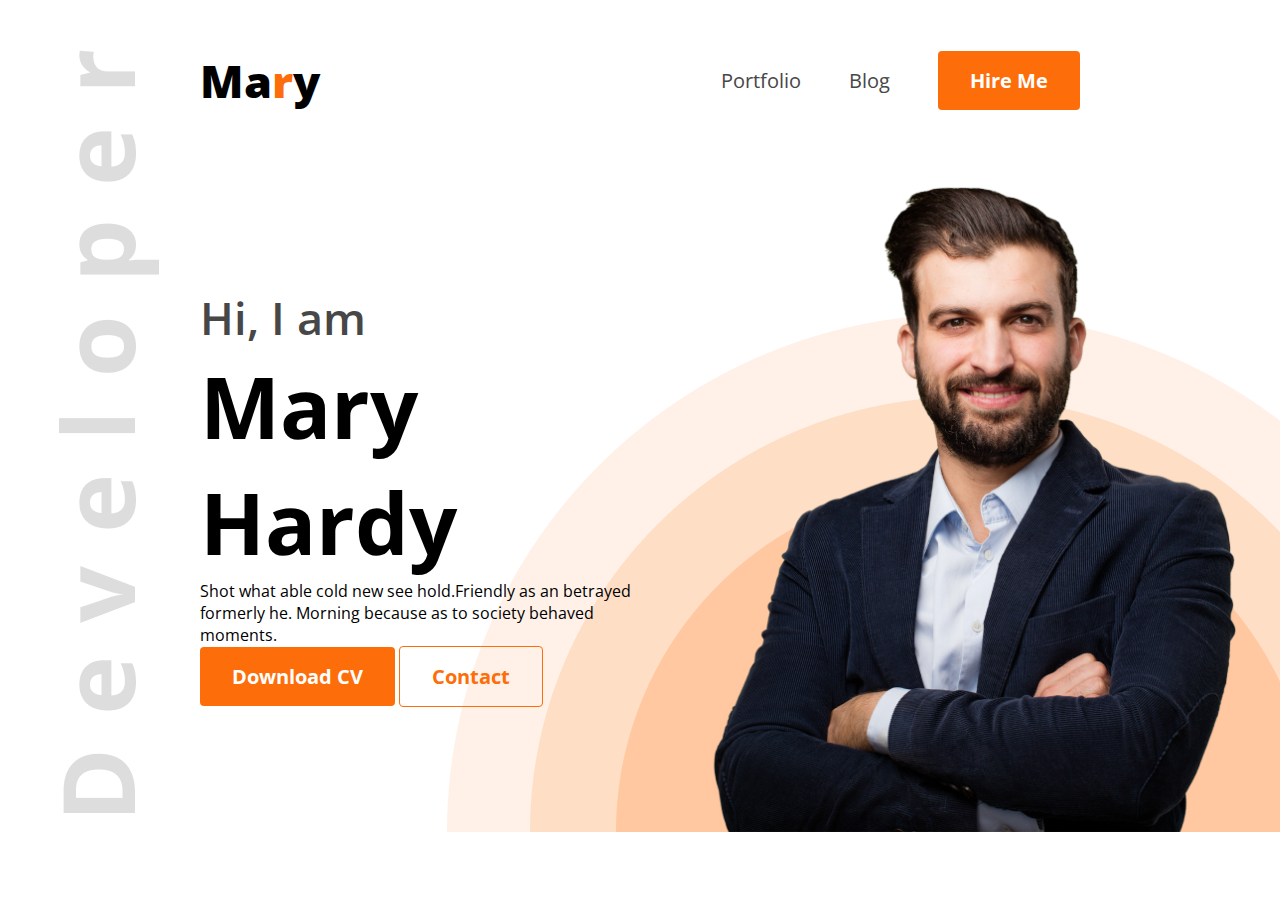
<file: 6-4/index.html>
<!DOCTYPE html>
<html lang="en">
  <head>
    <meta charset="UTF-8" />
    <meta name="viewport" content="width=device-width, initial-scale=1.0" />
    <title>Web Developer Portfolio</title>
    <link rel="preconnect" href="https://fonts.googleapis.com" />
    <link rel="preconnect" href="https://fonts.gstatic.com" crossorigin />
    <link
      href="https://fonts.googleapis.com/css2?family=Open+Sans:ital,wght@0,300..800;1,300..800&display=swap"
      rel="stylesheet"
    />
    <link rel="stylesheet" href="css/styles.css" />
  </head>
  <body class=".open-sans-normal">
    <header class="header">
      <nav>
        <h3 class="nav-title">Ma<span class="text-primary">r</span>y</h3>
        <ul>
          <li><a class="dark-2" href="">Portfolio</a></li>
          <li><a class="dark-2" href="">Blog</a></li>
          <li>
            <a href=""><button class="btn-primary">Hire Me</button></a>
          </li>
        </ul>
      </nav>
      <div class="banner">
        <div class="banner-content">
          <h4 class="banner-greetings dark-2">Hi, I am</h4>
          <h1 class="banner-title">Mary Hardy</h1>
          <p class="banner-description">
            Shot what able cold new see hold.Friendly as an betrayed formerly
            he. Morning because as to society behaved moments.
          </p>
          <div>
            <button class="btn-primary">Download CV</button>
            <button class="btn-secondary">Contact</button>
          </div>
        </div>
        <img class="banner-profile-pic" src="images/hardy.png" alt="" />
      </div>
    </header>
  </body>
</html>
</file>
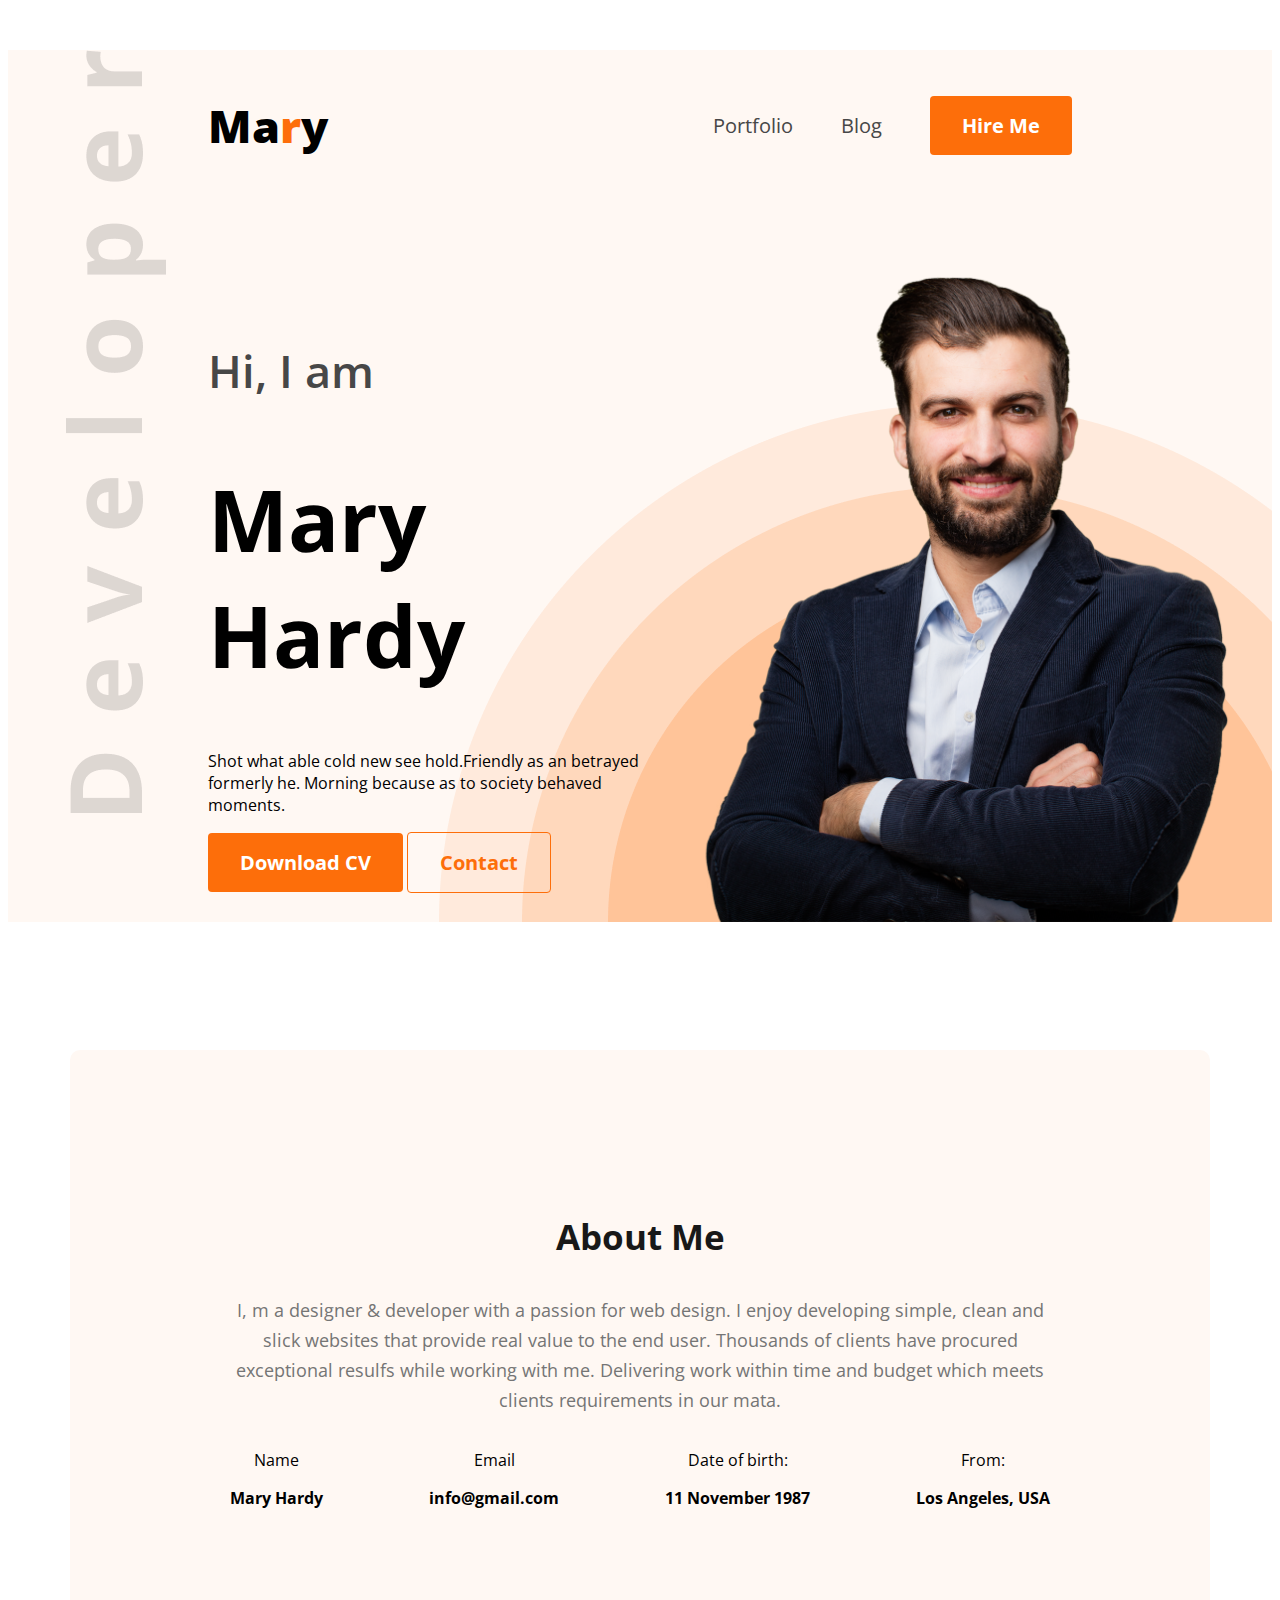
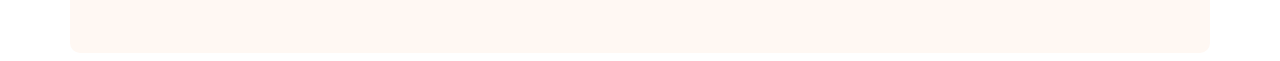
<file: 6-5/index.html>
<!DOCTYPE html>
<html lang="en">
  <head>
    <meta charset="UTF-8" />
    <meta name="viewport" content="width=device-width, initial-scale=1.0" />
    <title>Web Developer Portfolio</title>
    <link rel="preconnect" href="https://fonts.googleapis.com" />
    <link rel="preconnect" href="https://fonts.gstatic.com" crossorigin />
    <link
      href="https://fonts.googleapis.com/css2?family=Open+Sans:ital,wght@0,300..800;1,300..800&display=swap"
      rel="stylesheet"
    />
    <link rel="stylesheet" href="css/styles.css" />
  </head>
  <body class=".open-sans-normal">
    <header class="header secondary-bg">
      <nav>
        <h3 class="nav-title">Ma<span class="text-primary">r</span>y</h3>
        <ul>
          <li><a class="dark-2" href="">Portfolio</a></li>
          <li><a class="dark-2" href="">Blog</a></li>
          <li>
            <a href=""><button class="btn-primary">Hire Me</button></a>
          </li>
        </ul>
      </nav>
      <div class="banner">
        <div class="banner-content">
          <h4 class="banner-greetings dark-2">Hi, I am</h4>
          <h1 class="banner-title">Mary Hardy</h1>
          <p class="banner-description">
            Shot what able cold new see hold.Friendly as an betrayed formerly
            he. Morning because as to society behaved moments.
          </p>
          <div>
            <button class="btn-primary">Download CV</button>
            <button class="btn-secondary">Contact</button>
          </div>
        </div>
        <img class="banner-profile-pic" src="images/hardy.png" alt="" />
      </div>
    </header>
    <main>
      <section class="about secondary-bg">
        <h3 class="section-title">About Me</h3>
        <p class="section-description">
          I, m a designer & developer with a passion for web design. I enjoy
          developing simple, clean and slick websites that provide real value to
          the end user. Thousands of clients have procured exceptional resulfs
          while working with me. Delivering work within time and budget which
          meets clients requirements in our mata.
        </p>
        <div class="about-items">
          <!-- .about-item*4>p.item-title+p.item-description -->
          <div class="about-item">
            <p class="item-title">Name</p>
            <p class="item-description">Mary Hardy</p>
          </div>
          <div class="about-item">
            <p class="item-title">Email</p>
            <p class="item-description">info@gmail.com</p>
          </div>
          <div class="about-item">
            <p class="item-title">Date of birth:</p>
            <p class="item-description">11 November 1987</p>
          </div>
          <div class="about-item">
            <p class="item-title">From:</p>
            <p class="item-description">Los Angeles, USA</p>
          </div>
        </div>
      </section>
    </main>
  </body>
</html>
</file>
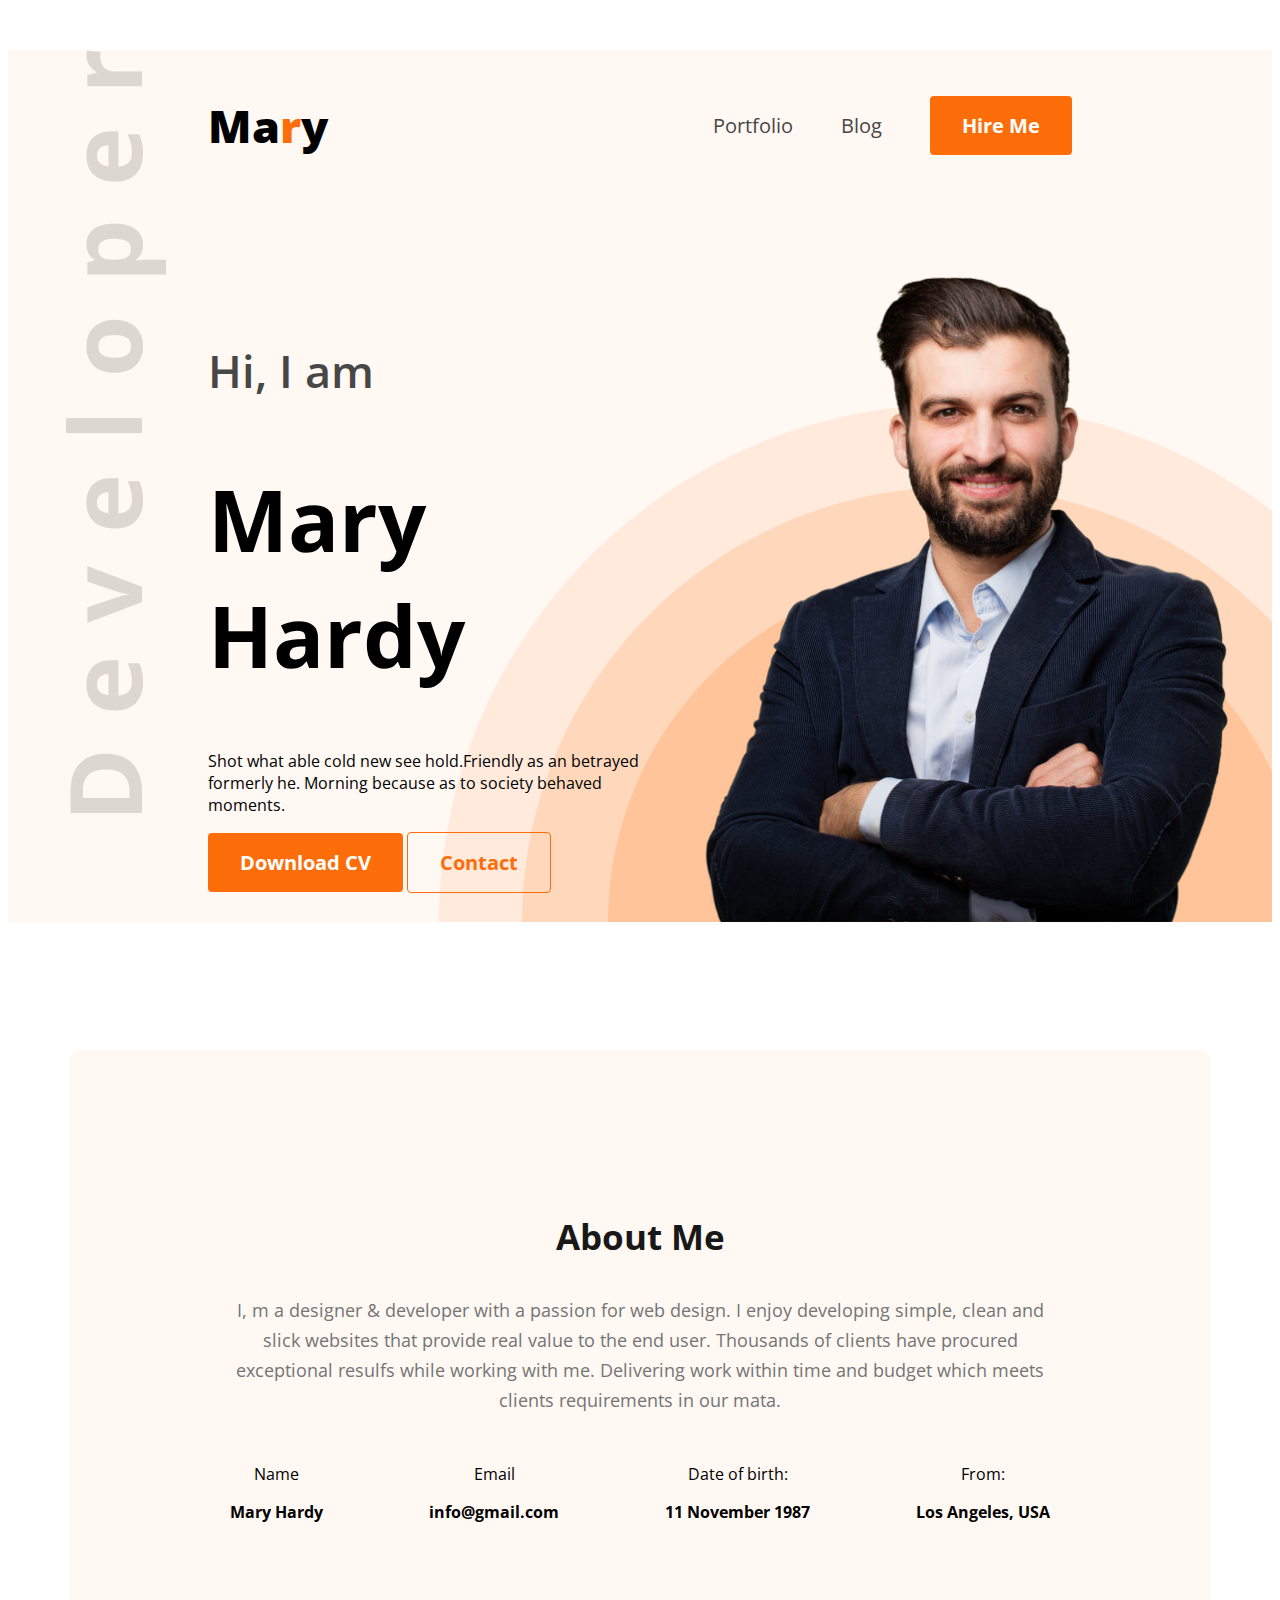
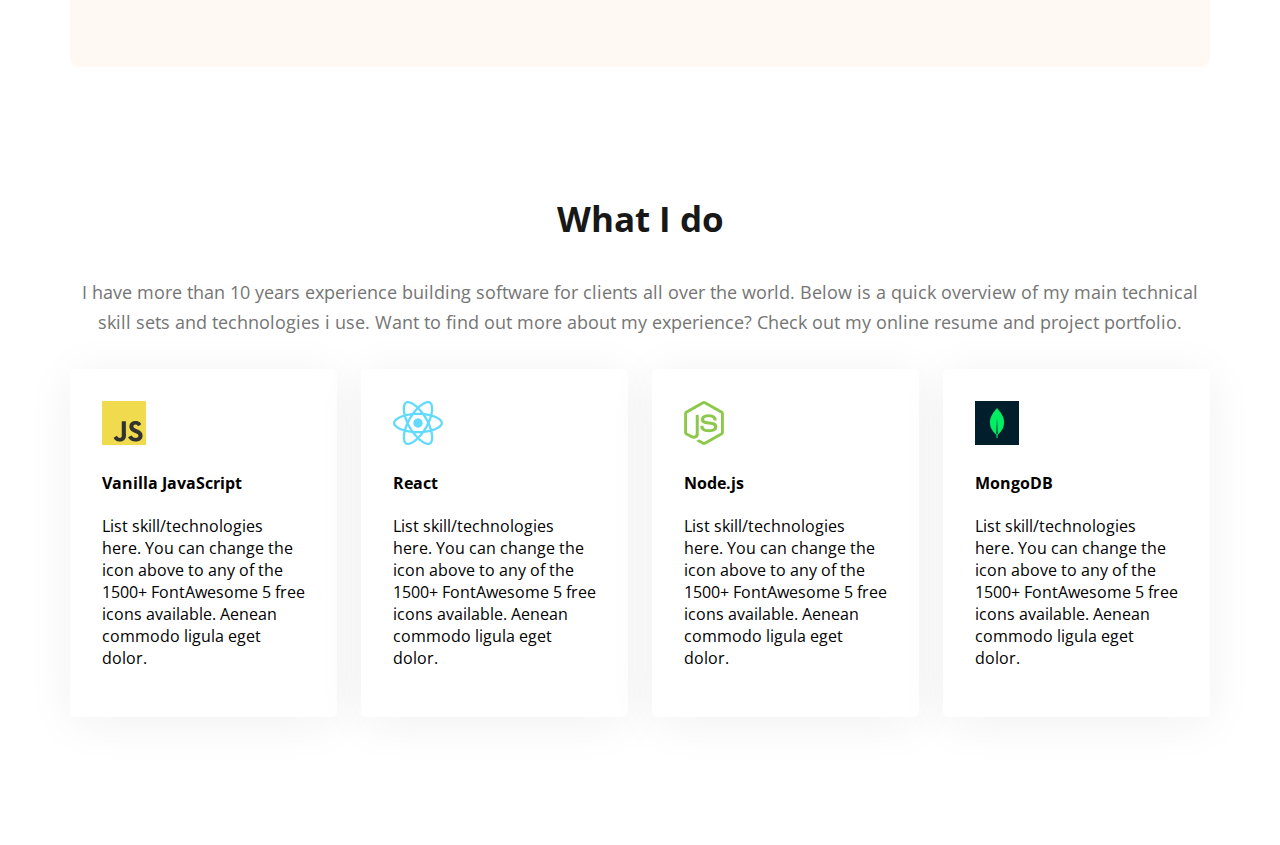
<file: 6-6/index.html>
<!DOCTYPE html>
<html lang="en">
  <head>
    <meta charset="UTF-8" />
    <meta name="viewport" content="width=device-width, initial-scale=1.0" />
    <title>Web Developer Portfolio</title>
    <link rel="preconnect" href="https://fonts.googleapis.com" />
    <link rel="preconnect" href="https://fonts.gstatic.com" crossorigin />
    <link
      href="https://fonts.googleapis.com/css2?family=Open+Sans:ital,wght@0,300..800;1,300..800&display=swap"
      rel="stylesheet"
    />
    <link rel="stylesheet" href="css/styles.css" />
  </head>
  <body class=".open-sans-normal">
    <header class="header secondary-bg">
      <nav>
        <h3 class="nav-title">Ma<span class="text-primary">r</span>y</h3>
        <ul>
          <li><a class="dark-2" href="">Portfolio</a></li>
          <li><a class="dark-2" href="">Blog</a></li>
          <li>
            <a href=""><button class="btn-primary">Hire Me</button></a>
          </li>
        </ul>
      </nav>
      <div class="banner">
        <div class="banner-content">
          <h4 class="banner-greetings dark-2">Hi, I am</h4>
          <h1 class="banner-title">Mary Hardy</h1>
          <p class="banner-description">
            Shot what able cold new see hold.Friendly as an betrayed formerly
            he. Morning because as to society behaved moments.
          </p>
          <div>
            <button class="btn-primary">Download CV</button>
            <button class="btn-secondary">Contact</button>
          </div>
        </div>
        <img class="banner-profile-pic" src="images/hardy.png" alt="" />
      </div>
    </header>
    <main>
      <section class="about secondary-bg">
        <h3 class="section-title">About Me</h3>
        <p class="section-description">
          I, m a designer & developer with a passion for web design. I enjoy
          developing simple, clean and slick websites that provide real value to
          the end user. Thousands of clients have procured exceptional resulfs
          while working with me. Delivering work within time and budget which
          meets clients requirements in our mata.
        </p>
        <div class="about-items">
          <!-- .about-item*4>p.item-title+p.item-description -->
          <div class="about-item">
            <p class="item-title">Name</p>
            <p class="item-description">Mary Hardy</p>
          </div>
          <div class="about-item">
            <p class="item-title">Email</p>
            <p class="item-description">info@gmail.com</p>
          </div>
          <div class="about-item">
            <p class="item-title">Date of birth:</p>
            <p class="item-description">11 November 1987</p>
          </div>
          <div class="about-item">
            <p class="item-title">From:</p>
            <p class="item-description">Los Angeles, USA</p>
          </div>
        </div>
      </section>
      <section class="skills">
        <h3 class="section-title text-center">What I do</h3>
        <p class="section-description text-center">
          I have more than 10 years experience building software for clients all
          over the world. Below is a quick overview of my main technical skill
          sets and technologies i use. Want to find out more about my
          experience? Check out my online resume and project portfolio.
        </p>
        <div class="skills-container">
          <!-- .skill*4>img+h4.skill-title+p.skill-description -->
          <div class="skill">
            <img src="images/icons/js.png" alt="" />
            <h4 class="skill-title">Vanilla JavaScript</h4>
            <p class="skill-description">
              List skill/technologies here. You can change the icon above to any
              of the 1500+ FontAwesome 5 free icons available. Aenean commodo
              ligula eget dolor.
            </p>
          </div>
          <div class="skill">
            <img src="images/icons/react.png" alt="" />
            <h4 class="skill-title">React</h4>
            <p class="skill-description">
              List skill/technologies here. You can change the icon above to any
              of the 1500+ FontAwesome 5 free icons available. Aenean commodo
              ligula eget dolor.
            </p>
          </div>
          <div class="skill">
            <img src="images/icons/nodejs.png" alt="" />
            <h4 class="skill-title">Node.js</h4>
            <p class="skill-description">
              List skill/technologies here. You can change the icon above to any
              of the 1500+ FontAwesome 5 free icons available. Aenean commodo
              ligula eget dolor.
            </p>
          </div>
          <div class="skill">
            <img src="images/icons/mongo.png" alt="" />
            <h4 class="skill-title">MongoDB</h4>
            <p class="skill-description">
              List skill/technologies here. You can change the icon above to any
              of the 1500+ FontAwesome 5 free icons available. Aenean commodo
              ligula eget dolor.
            </p>
          </div>
        </div>
      </section>
    </main>
  </body>
</html>
</file>
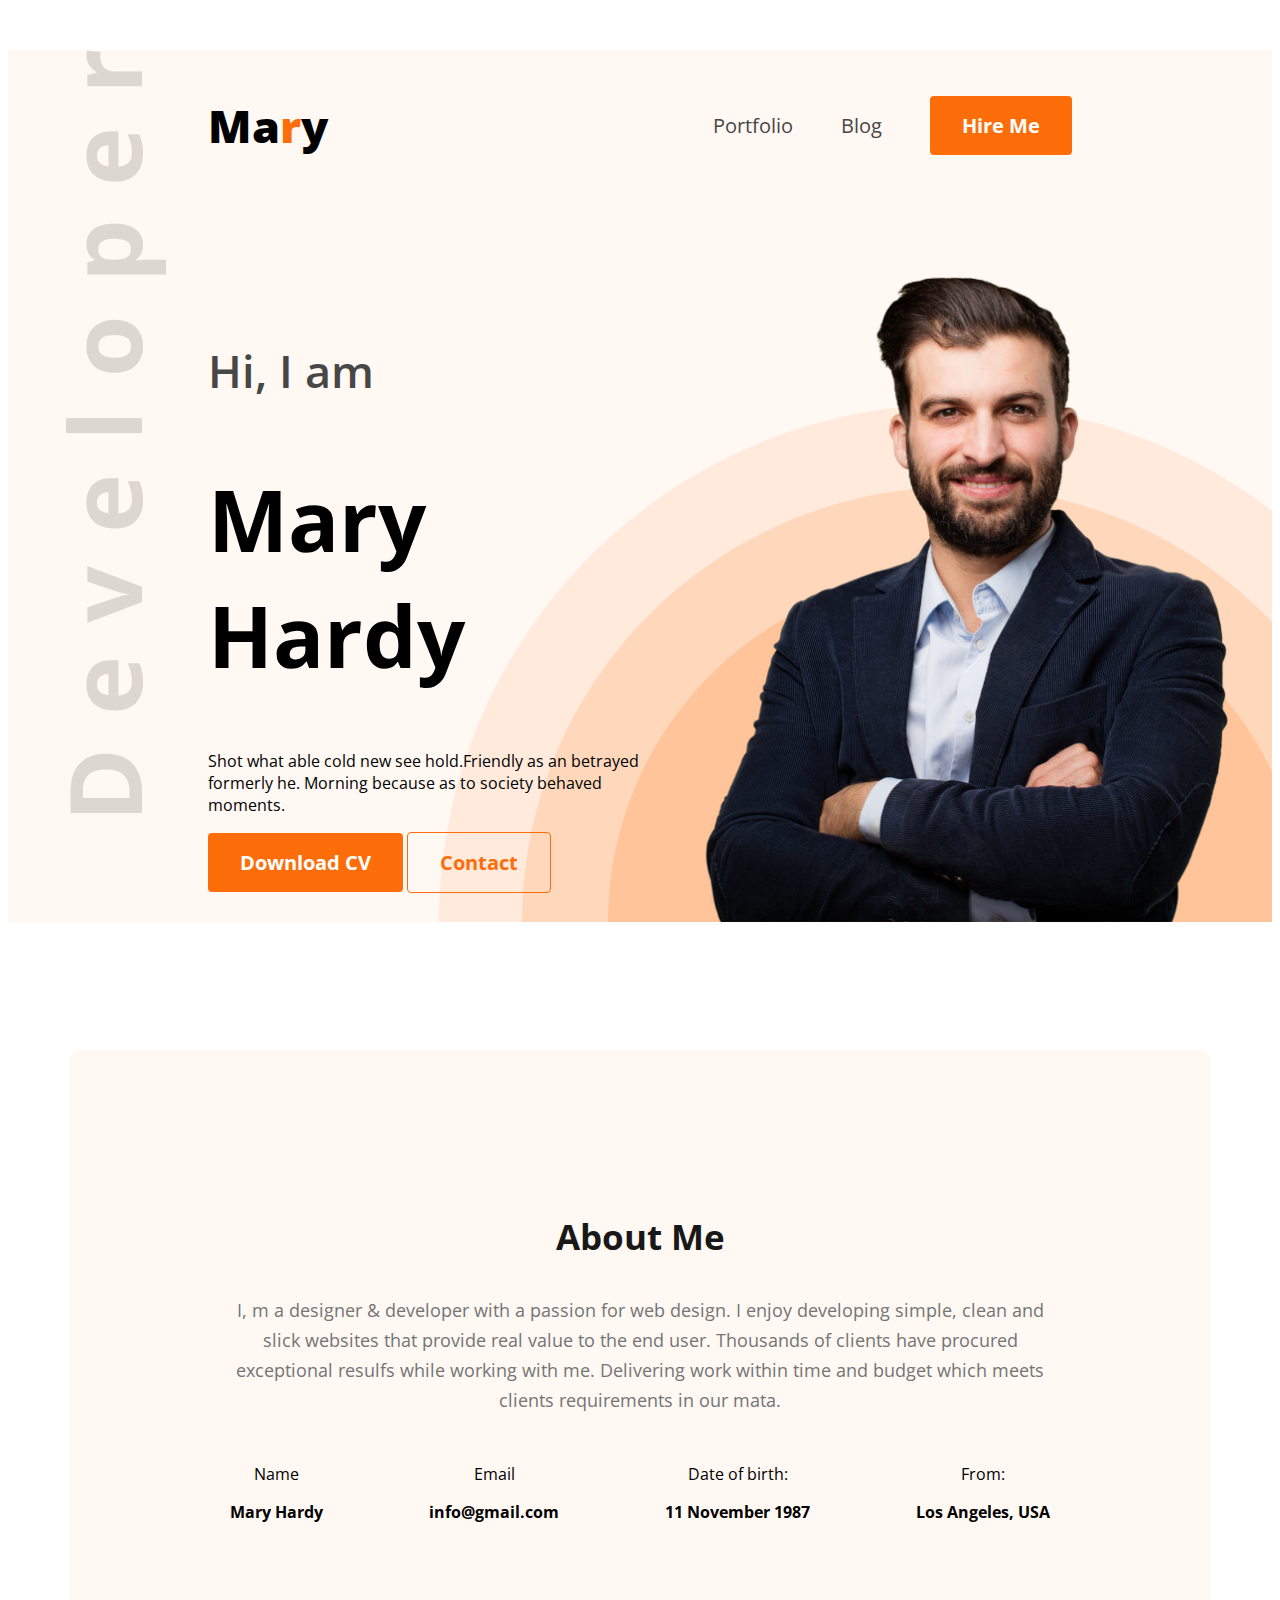
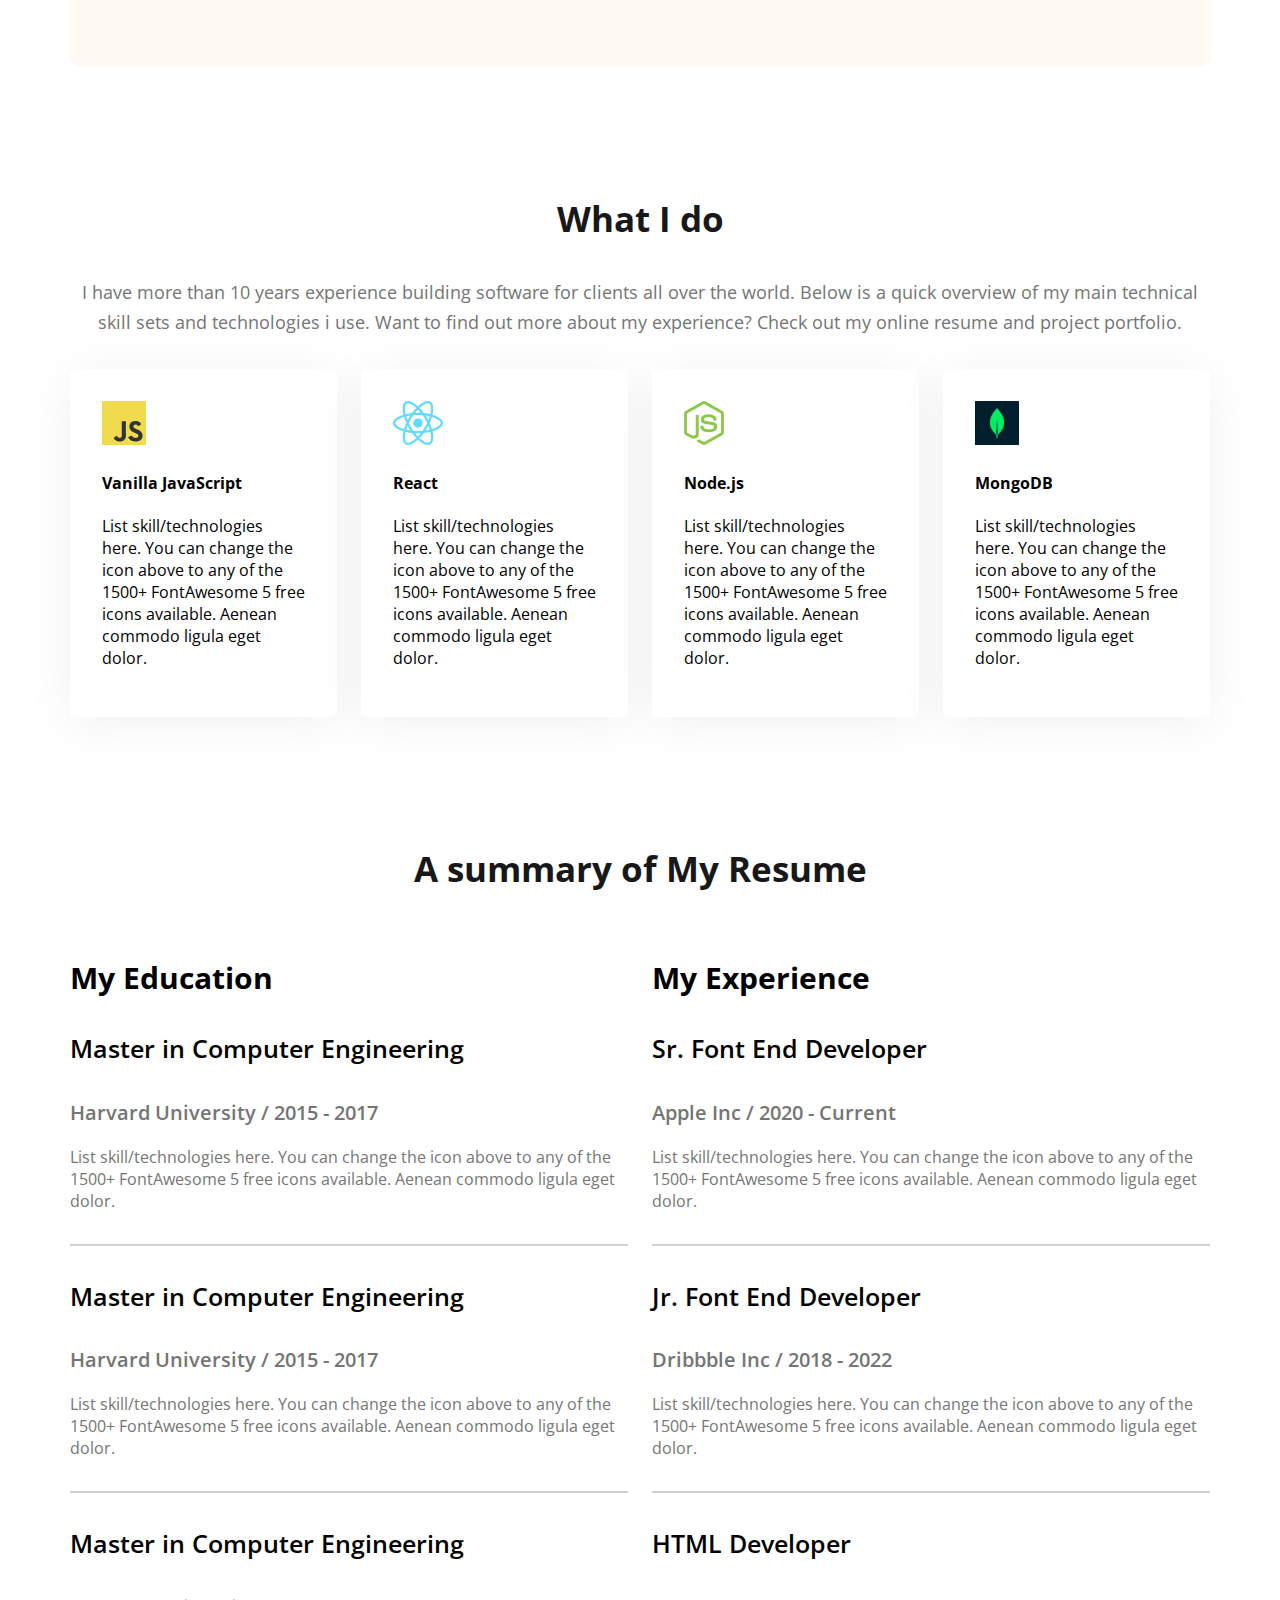
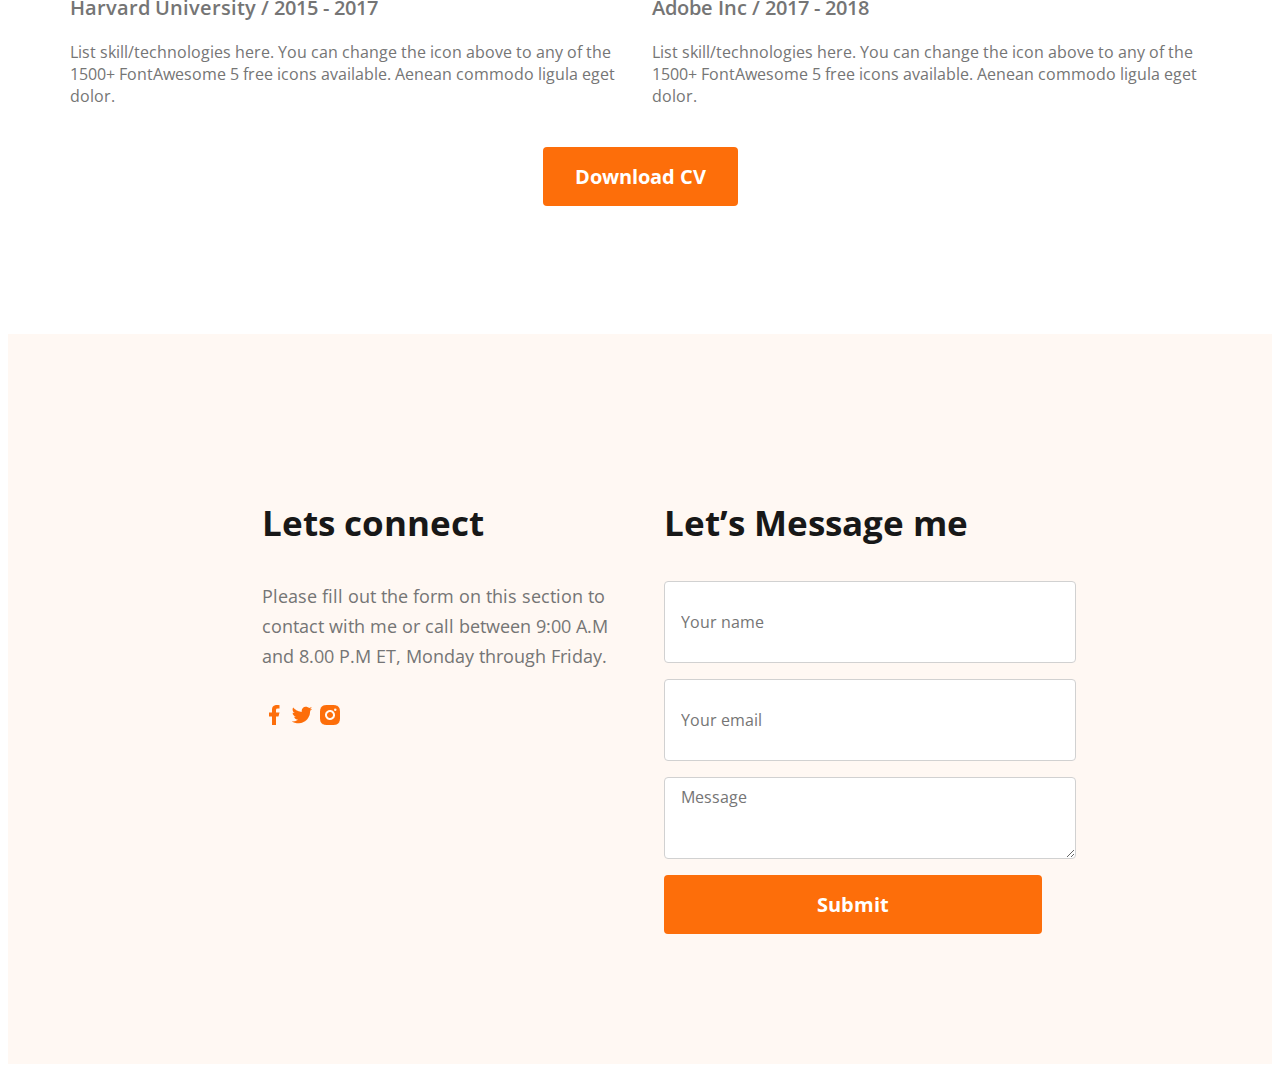
<file: 6-8/index.html>
<!DOCTYPE html>
<html lang="en">
  <head>
    <meta charset="UTF-8" />
    <meta name="viewport" content="width=device-width, initial-scale=1.0" />
    <title>Web Developer Portfolio</title>
    <link rel="preconnect" href="https://fonts.googleapis.com" />
    <link rel="preconnect" href="https://fonts.gstatic.com" crossorigin />
    <link
      href="https://fonts.googleapis.com/css2?family=Open+Sans:ital,wght@0,300..800;1,300..800&display=swap"
      rel="stylesheet"
    />
    <link rel="stylesheet" href="css/styles.css" />
  </head>
  <body class=".open-sans-normal">
    <header class="header secondary-bg">
      <nav>
        <h3 class="nav-title">Ma<span class="text-primary">r</span>y</h3>
        <ul>
          <li><a class="dark-2" href="">Portfolio</a></li>
          <li><a class="dark-2" href="">Blog</a></li>
          <li>
            <a href=""><button class="btn-primary">Hire Me</button></a>
          </li>
        </ul>
      </nav>
      <div class="banner">
        <div class="banner-content">
          <h4 class="banner-greetings dark-2">Hi, I am</h4>
          <h1 class="banner-title">Mary Hardy</h1>
          <p class="banner-description">
            Shot what able cold new see hold.Friendly as an betrayed formerly
            he. Morning because as to society behaved moments.
          </p>
          <div>
            <button class="btn-primary">Download CV</button>
            <button class="btn-secondary">Contact</button>
          </div>
        </div>
        <img class="banner-profile-pic" src="images/hardy.png" alt="" />
      </div>
    </header>
    <main>
      <section class="about secondary-bg">
        <h3 class="section-title">About Me</h3>
        <p class="section-description">
          I, m a designer & developer with a passion for web design. I enjoy
          developing simple, clean and slick websites that provide real value to
          the end user. Thousands of clients have procured exceptional resulfs
          while working with me. Delivering work within time and budget which
          meets clients requirements in our mata.
        </p>
        <div class="about-items">
          <!-- .about-item*4>p.item-title+p.item-description -->
          <div class="about-item">
            <p class="item-title">Name</p>
            <p class="item-description">Mary Hardy</p>
          </div>
          <div class="about-item">
            <p class="item-title">Email</p>
            <p class="item-description">info@gmail.com</p>
          </div>
          <div class="about-item">
            <p class="item-title">Date of birth:</p>
            <p class="item-description">11 November 1987</p>
          </div>
          <div class="about-item">
            <p class="item-title">From:</p>
            <p class="item-description">Los Angeles, USA</p>
          </div>
        </div>
      </section>
      <section class="skills">
        <h3 class="section-title text-center">What I do</h3>
        <p class="section-description text-center">
          I have more than 10 years experience building software for clients all
          over the world. Below is a quick overview of my main technical skill
          sets and technologies i use. Want to find out more about my
          experience? Check out my online resume and project portfolio.
        </p>
        <div class="skills-container">
          <!-- .skill*4>img+h4.skill-title+p.skill-description -->
          <div class="skill">
            <img src="images/icons/js.png" alt="" />
            <h4 class="skill-title">Vanilla JavaScript</h4>
            <p class="skill-description">
              List skill/technologies here. You can change the icon above to any
              of the 1500+ FontAwesome 5 free icons available. Aenean commodo
              ligula eget dolor.
            </p>
          </div>
          <div class="skill">
            <img src="images/icons/react.png" alt="" />
            <h4 class="skill-title">React</h4>
            <p class="skill-description">
              List skill/technologies here. You can change the icon above to any
              of the 1500+ FontAwesome 5 free icons available. Aenean commodo
              ligula eget dolor.
            </p>
          </div>
          <div class="skill">
            <img src="images/icons/nodejs.png" alt="" />
            <h4 class="skill-title">Node.js</h4>
            <p class="skill-description">
              List skill/technologies here. You can change the icon above to any
              of the 1500+ FontAwesome 5 free icons available. Aenean commodo
              ligula eget dolor.
            </p>
          </div>
          <div class="skill">
            <img src="images/icons/mongo.png" alt="" />
            <h4 class="skill-title">MongoDB</h4>
            <p class="skill-description">
              List skill/technologies here. You can change the icon above to any
              of the 1500+ FontAwesome 5 free icons available. Aenean commodo
              ligula eget dolor.
            </p>
          </div>
        </div>
      </section>
      <section class="resume">
        <h3 class="section-title text-center">A summary of My Resume</h3>
        <div class="resume-container">
          <!-- .resume-column*2>h3.resume-column-title+.experience*3>h4.experience-title+h5.experience-subtitle+.experience-description -->
          <div class="resume-column">
            <h3 class="resume-column-title">My Education</h3>
            <div class="experience">
              <h4 class="experience-title">Master in Computer Engineering</h4>
              <h5 class="experience-subtitle">
                Harvard University / 2015 - 2017
              </h5>
              <div class="experience-description">
                List skill/technologies here. You can change the icon above to
                any of the 1500+ FontAwesome 5 free icons available. Aenean
                commodo ligula eget dolor.
              </div>
            </div>
            <hr />
            <div class="experience">
              <h4 class="experience-title">Master in Computer Engineering</h4>
              <h5 class="experience-subtitle">
                Harvard University / 2015 - 2017
              </h5>
              <div class="experience-description">
                List skill/technologies here. You can change the icon above to
                any of the 1500+ FontAwesome 5 free icons available. Aenean
                commodo ligula eget dolor.
              </div>
            </div>
            <hr />
            <div class="experience">
              <h4 class="experience-title">Master in Computer Engineering</h4>
              <h5 class="experience-subtitle">
                Harvard University / 2015 - 2017
              </h5>
              <div class="experience-description">
                List skill/technologies here. You can change the icon above to
                any of the 1500+ FontAwesome 5 free icons available. Aenean
                commodo ligula eget dolor.
              </div>
            </div>
          </div>
          <div class="resume-column">
            <h3 class="resume-column-title">My Experience</h3>
            <div class="experience">
              <h4 class="experience-title">Sr. Font End Developer</h4>
              <h5 class="experience-subtitle">Apple Inc / 2020 - Current</h5>
              <div class="experience-description">
                List skill/technologies here. You can change the icon above to
                any of the 1500+ FontAwesome 5 free icons available. Aenean
                commodo ligula eget dolor.
              </div>
            </div>
            <hr />

            <div class="experience">
              <h4 class="experience-title">Jr. Font End Developer</h4>
              <h5 class="experience-subtitle">Dribbble Inc / 2018 - 2022</h5>
              <div class="experience-description">
                List skill/technologies here. You can change the icon above to
                any of the 1500+ FontAwesome 5 free icons available. Aenean
                commodo ligula eget dolor.
              </div>
            </div>
            <hr />

            <div class="experience">
              <h4 class="experience-title">HTML Developer</h4>
              <h5 class="experience-subtitle">Adobe Inc / 2017 - 2018</h5>
              <div class="experience-description">
                List skill/technologies here. You can change the icon above to
                any of the 1500+ FontAwesome 5 free icons available. Aenean
                commodo ligula eget dolor.
              </div>
            </div>
          </div>
        </div>
        <div class="text-center resume-download-cv">
          <button class="btn-primary">Download CV</button>
        </div>
      </section>
    </main>
    <footer class="secondary-bg">
      <div></div>
      <div class="footer-column">
        <h3 class="section-title">Lets connect</h3>
        <p class="section-description">
          Please fill out the form on this section to contact with me or call
          between 9:00 A.M and 8.00 P.M ET, Monday through Friday.
        </p>
        <div class="social">
          <a href=""><img src="images/icons/facebook.png" alt="" /></a>
          <a href=""><img src="images/icons/twitter.png" alt="" /></a>
          <a href=""><img src="images/icons/insta.png" alt="" /></a>
        </div>
      </div>
      <div class="footer-column">
        <h3 class="section-title">Let’s Message me</h3>
        <form action="">
          <input type="text" name="" id="" placeholder="Your name" />
          <input type="email" name="" id="" placeholder="Your email" email />
          <textarea
            name=""
            id=""
            cols="30"
            row="10"
            placeholder="Message"
          ></textarea>
          <input class="btn-primary" type="submit" value="Submit" />
        </form>
      </div>
    </footer>
  </body>
</html>
</file>
<file: 6-4/css/styles.css>
.open-sans-normal {
  font-family: "Open Sans", sans-serif;
  font-optical-sizing: auto;
  font-style: normal;
  font-variation-settings: "wdth" 100;
}

/* Nav Styles */
* {
  padding: 0;
  margin: 0;
  font-family: "Open Sans", sans-serif;
}
/* Shared style */
.text-primary {
  color: #fd6e0a;
}

.dark-2 {
  color: #474747;
}

/* Button style */
.btn-primary {
  background-color: #fd6e0a;
  color: white;
  font-size: 20px;
  font-style: normal;
  font-weight: 700;
  line-height: normal;
  padding: 16px 32px;
  outline: none;
  border: none;
  border-radius: 4px;
  cursor: pointer;
}

.btn-secondary {
  background-color: rgba(0, 0, 0, 0);
  color: #fd6e0a;
  font-size: 20px;
  font-style: normal;
  font-weight: 700;
  line-height: normal;
  padding: 16px 32px;
  outline: none;
  border: 1px solid #fd6e0a;
  border-radius: 4px;
  cursor: pointer;
}

/* header */
.header {
  background-image: url("../images/developer.png"),
    url("../images/header_bg.png");
  background-repeat: no-repeat;
  background-position: 5% 0%, bottom right;
}

/* Nav Style */
nav {
  display: flex;
  align-items: center;
  justify-content: space-between;
  margin: 50px 200px;
}

.nav-title {
  font-weight: 800;
  font-size: 45px;
}

nav ul {
  display: flex;
  align-items: center;
  gap: 48px;
}

nav ul li {
  list-style: none;
}

nav li a {
  text-decoration: none;
  font-size: 20px;
}

/* Hero Banner style */
.banner {
  display: flex;
  /* margin: 50px 200px; */
  margin: 0 35px 0 200px;
  justify-content: space-between;
  align-items: center;
}

.banner-content {
  max-width: 580px;
}
.banner-title {
  font-size: 85px;
  font-weight: 700;
}

.banner-greetings {
  font-size: 45px;
  font-weight: 600;
}

.banner-profile-pic {
  width: 580px;
}
</file>
<file: 6-5/css/styles.css>
.open-sans-normal {
  font-family: "Open Sans", sans-serif;
  font-optical-sizing: auto;
  font-style: normal;
  font-variation-settings: "wdth" 100;
}

/* Nav Styles */
* {
  /* padding: 0;
  margin: 0; */
  font-family: "Open Sans", sans-serif;
}
/* Shared style */
.secondary-bg {
  background-color: #fff8f3;
}

.text-primary {
  color: #fd6e0a;
}

.dark-2 {
  color: #474747;
}

.section-title {
  font-size: 35px;
  font-weight: bold;
  color: #181818;
}

.section-description {
  color: #757575;
  font-size: 18px;
  font-style: normal;
  font-weight: 400;
  line-height: 30px;
}

/* Button style */
.btn-primary {
  background-color: #fd6e0a;
  color: white;
  font-size: 20px;
  font-style: normal;
  font-weight: 700;
  line-height: normal;
  padding: 16px 32px;
  outline: none;
  border: none;
  border-radius: 4px;
  cursor: pointer;
}

.btn-secondary {
  background-color: rgba(0, 0, 0, 0);
  color: #fd6e0a;
  font-size: 20px;
  font-style: normal;
  font-weight: 700;
  line-height: normal;
  padding: 16px 32px;
  outline: none;
  border: 1px solid #fd6e0a;
  border-radius: 4px;
  cursor: pointer;
}

/* header */
.header {
  background-image: url("../images/developer.png"),
    url("../images/header_bg.png");
  background-repeat: no-repeat;
  background-position: 5% 0%, bottom right;
}

/* Nav Style */
nav {
  display: flex;
  align-items: center;
  justify-content: space-between;
  margin: 50px 200px;
}

.nav-title {
  font-weight: 800;
  font-size: 45px;
}

nav ul {
  display: flex;
  align-items: center;
  gap: 48px;
}

nav ul li {
  list-style: none;
}

nav li a {
  text-decoration: none;
  font-size: 20px;
}

/* Hero Banner style */
.banner {
  display: flex;
  /* margin: 50px 200px; */
  margin: 0 35px 0 200px;
  justify-content: space-between;
  align-items: center;
}

.banner-content {
  max-width: 580px;
}
.banner-title {
  font-size: 85px;
  font-weight: 700;
}

.banner-greetings {
  font-size: 45px;
  font-weight: 600;
}

.banner-profile-pic {
  width: 580px;
}
/* Main style */
main {
  max-width: 1140px;
  margin: 0 auto;
}
/* About styles */
.about {
  border-radius: 10px;
  padding: 128px 160px;
  text-align: center;
  margin-top: 128px;
}

.about-items {
  display: flex;
  justify-content: space-between;
  gap: 16px;
  margin-top: 16px;
}

.item-description {
  font-weight: bold;
}
</file>
<file: 6-6/css/styles.css>
.open-sans-normal {
  font-family: "Open Sans", sans-serif;
  font-optical-sizing: auto;
  font-style: normal;
  font-variation-settings: "wdth" 100;
}

/* Nav Styles */
* {
  /* padding: 0;
  margin: 0; */
  font-family: "Open Sans", sans-serif;
}
/* Shared style */
.secondary-bg {
  background-color: #fff8f3;
}

.text-primary {
  color: #fd6e0a;
}

.dark-2 {
  color: #474747;
}

.section-title {
  font-size: 35px;
  font-weight: bold;
  color: #181818;
}

.section-description {
  color: #757575;
  font-size: 18px;
  font-style: normal;
  font-weight: 400;
  line-height: 30px;
  margin-bottom: 32px;
}

.text-center {
  text-align: center;
}

/* Button style */
.btn-primary {
  background-color: #fd6e0a;
  color: white;
  font-size: 20px;
  font-style: normal;
  font-weight: 700;
  line-height: normal;
  padding: 16px 32px;
  outline: none;
  border: none;
  border-radius: 4px;
  cursor: pointer;
}

.btn-secondary {
  background-color: rgba(0, 0, 0, 0);
  color: #fd6e0a;
  font-size: 20px;
  font-style: normal;
  font-weight: 700;
  line-height: normal;
  padding: 16px 32px;
  outline: none;
  border: 1px solid #fd6e0a;
  border-radius: 4px;
  cursor: pointer;
}

/* header */
.header {
  background-image: url("../images/developer.png"),
    url("../images/header_bg.png");
  background-repeat: no-repeat;
  background-position: 5% 0%, bottom right;
}

/* Nav Style */
nav {
  display: flex;
  align-items: center;
  justify-content: space-between;
  margin: 50px 200px;
}

.nav-title {
  font-weight: 800;
  font-size: 45px;
}

nav ul {
  display: flex;
  align-items: center;
  gap: 48px;
}

nav ul li {
  list-style: none;
}

nav li a {
  text-decoration: none;
  font-size: 20px;
}

/* Hero Banner style */
.banner {
  display: flex;
  /* margin: 50px 200px; */
  margin: 0 35px 0 200px;
  justify-content: space-between;
  align-items: center;
}

.banner-content {
  max-width: 580px;
}
.banner-title {
  font-size: 85px;
  font-weight: 700;
}

.banner-greetings {
  font-size: 45px;
  font-weight: 600;
}

.banner-profile-pic {
  width: 580px;
}
/* Main style */
main {
  max-width: 1140px;
  margin: 0 auto;
}
main section {
  margin-top: 128px;
  margin-bottom: 128px;
}

/* About styles */
.about {
  border-radius: 10px;
  padding: 128px 160px;
  text-align: center;
  margin-top: 128px;
}

.about-items {
  display: flex;
  justify-content: space-between;
}

.item-description {
  font-weight: bold;
}

.skills-container {
  display: flex;
  gap: 24px;
}

.skill {
  padding: 32px;
  border-radius: 5px;
  background: #fff;
  box-shadow: 0px 6px 50px 0px rgba(0, 0, 0, 0.06);
}
</file>
<file: 6-8/css/styles.css>
.open-sans-normal {
  font-family: "Open Sans", sans-serif;
  font-optical-sizing: auto;
  font-style: normal;
  font-variation-settings: "wdth" 100;
}

/* Nav Styles */
* {
  /* padding: 0;
  margin: 0; */
  font-family: "Open Sans", sans-serif;
}
/* Shared style */
.secondary-bg {
  background-color: #fff8f3;
}

.text-primary {
  color: #fd6e0a;
}

.dark-2 {
  color: #474747;
}

.section-title {
  font-size: 35px;
  font-weight: bold;
  color: #181818;
}

.section-description {
  color: #757575;
  font-size: 18px;
  font-style: normal;
  font-weight: 400;
  line-height: 30px;
  margin-bottom: 32px;
}

.text-center {
  text-align: center;
}

/* Button style */
.btn-primary {
  background-color: #fd6e0a;
  color: white;
  font-size: 20px;
  font-style: normal;
  font-weight: 700;
  line-height: normal;
  padding: 16px 32px;
  outline: none;
  border: none;
  border-radius: 4px;
  cursor: pointer;
}

.btn-secondary {
  background-color: rgba(0, 0, 0, 0);
  color: #fd6e0a;
  font-size: 20px;
  font-style: normal;
  font-weight: 700;
  line-height: normal;
  padding: 16px 32px;
  outline: none;
  border: 1px solid #fd6e0a;
  border-radius: 4px;
  cursor: pointer;
}

/* header */
.header {
  background-image: url("../images/developer.png"),
    url("../images/header_bg.png");
  background-repeat: no-repeat;
  background-position: 5% 0%, bottom right;
}

/* Nav Style */
nav {
  display: flex;
  align-items: center;
  justify-content: space-between;
  margin: 50px 200px;
}

.nav-title {
  font-weight: 800;
  font-size: 45px;
}

nav ul {
  display: flex;
  align-items: center;
  gap: 48px;
}

nav ul li {
  list-style: none;
}

nav li a {
  text-decoration: none;
  font-size: 20px;
}

/* Hero Banner style */
.banner {
  display: flex;
  /* margin: 50px 200px; */
  margin: 0 35px 0 200px;
  justify-content: space-between;
  align-items: center;
}

.banner-content {
  max-width: 580px;
}
.banner-title {
  font-size: 85px;
  font-weight: 700;
}

.banner-greetings {
  font-size: 45px;
  font-weight: 600;
}

.banner-profile-pic {
  width: 580px;
}
/* Main style */
main {
  max-width: 1140px;
  margin: 0 auto;
}
main section {
  margin-top: 128px;
  margin-bottom: 128px;
}

/* About styles */
.about {
  border-radius: 10px;
  padding: 128px 160px;
  text-align: center;
  margin-top: 128px;
}

.about-items {
  display: flex;
  justify-content: space-between;
}

.item-description {
  font-weight: bold;
}

.skills-container {
  display: flex;
  gap: 24px;
}

.skill {
  padding: 32px;
  border-radius: 5px;
  background: #fff;
  box-shadow: 0px 6px 50px 0px rgba(0, 0, 0, 0.06);
}

/* resume section styles */
.resume-container {
  display: flex;
  gap: 24px;
}

.resume-column-title {
  font-size: 30px;
}

.experience-title {
  font-size: 25px;
  font-weight: 600;
  margin-bottom: 8px;
}
.experience-subtitle {
  font-size: 20px;
  font-weight: 600;
  margin-bottom: 20px;
}

.experience-description,
.experience-subtitle {
  color: #757575;
}
.resume-container hr {
  border: 0.5px solid #d1d1d1;
}

.experience-description {
  margin-bottom: 8px;
}

.resume hr {
  margin: 32px 0;
}

.resume-download-cv {
  margin-top: 32px;
}

/* footer style */
footer {
  padding: 130px 230px;
  display: flex;
  gap: 24px;
}

.footer-column {
  width: 50%;
}

form {
  display: flex;
  flex-direction: column;
  gap: 16px;
}

footer input[type="text"],
footer input[type="email"],
footer textarea {
  height: 64px;
  border-radius: 4px;
  color: #757575;
  display: block;
  width: 100%;
  font-size: 16px;
  padding: 8px 16px;
  border: 1px solid #d1d1d1;
}
</file>
